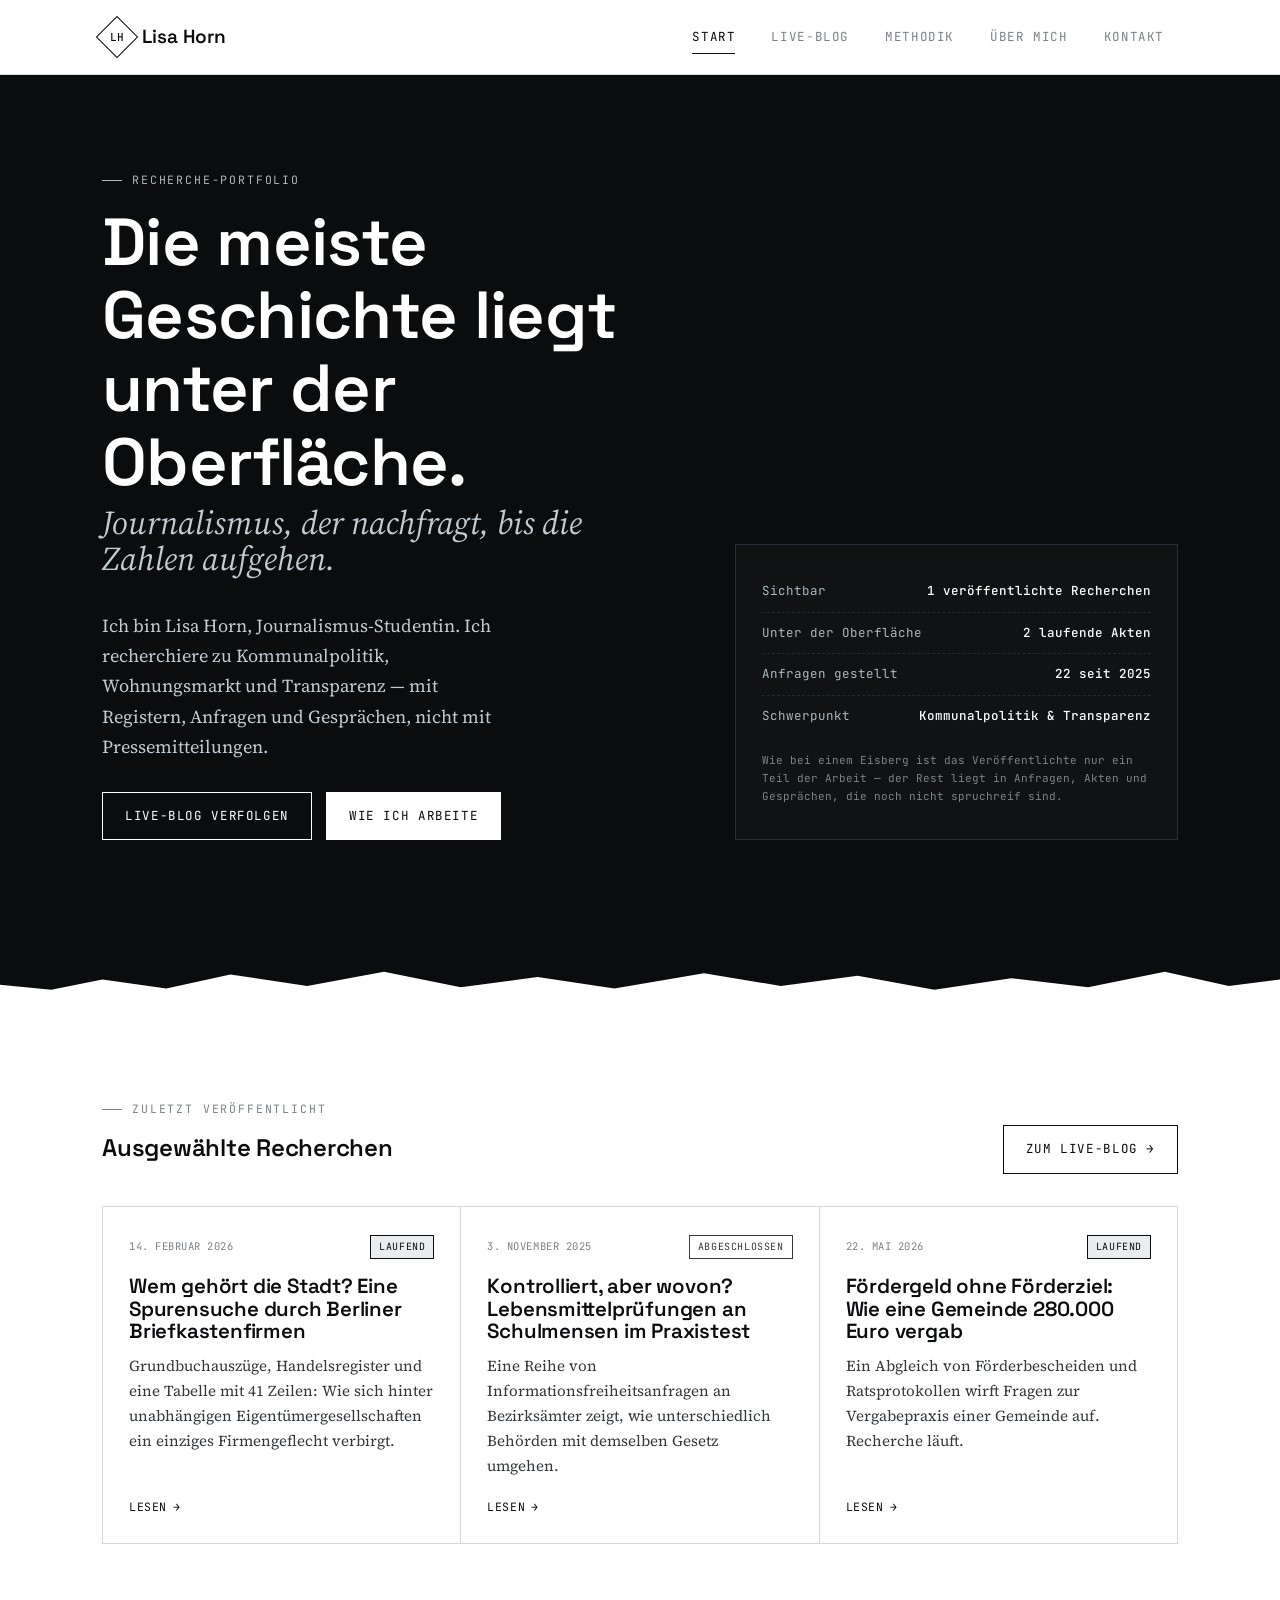
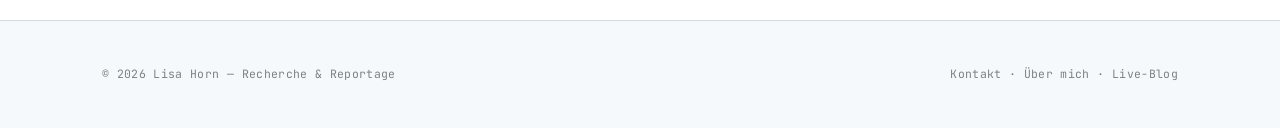
<file: index.html>
<!DOCTYPE html>
<html lang="de">
<head>
<meta charset="UTF-8">
<meta name="viewport" content="width=device-width, initial-scale=1.0">
<title>Lisa Horn — Recherche &amp; Reportage</title>
<meta name="description" content="Investigative Recherchen und Reportagen von Lisa Horn, Journalismus-Studentin.">
<link rel="preconnect" href="https://fonts.googleapis.com">
<link rel="preconnect" href="https://fonts.gstatic.com" crossorigin>
<link href="https://fonts.googleapis.com/css2?family=Space+Grotesk:wght@400;500;600;700&family=Source+Serif+4:opsz,wght@8..60,400;8..60,500;8..60,600;8..60,700&family=JetBrains+Mono:wght@400;500&display=swap" rel="stylesheet">
<link rel="stylesheet" href="css/style.css">
</head>
<body>

<header class="site-header">
  <div class="wrap">
    <a class="brand" href="index.html">
      <span class="brand-mark"><span>LH</span></span>
      <span class="brand-name">Lisa Horn</span>
    </a>
    <button class="nav-toggle" aria-label="Menü öffnen" aria-expanded="false">Menü</button>
    <nav class="primary-nav">
      <a href="index.html" aria-current="page">Start</a>
      <a href="live-blog.html">Live-Blog</a>
      <a href="methodik.html">Methodik</a>
      <a href="ueber-mich.html">Über mich</a>
      <a href="kontakt.html">Kontakt</a>
    </nav>
  </div>
</header>

<section class="hero">
  <div class="wrap">
    <div class="hero-grid">
      <div>
        <p class="eyebrow on-dark">Recherche-Portfolio</p>
        <h1>Die meiste Geschichte liegt unter der Oberfläche.<span class="thin">Journalismus, der nachfragt, bis die Zahlen aufgehen.</span></h1>
        <p class="hero-lede">Ich bin Lisa Horn, Journalismus-Studentin. Ich recherchiere zu Kommunalpolitik, Wohnungsmarkt und Transparenz — mit Registern, Anfragen und Gesprächen, nicht mit Pressemitteilungen.</p>
        <div class="hero-actions">
          <a class="btn btn-on-dark" href="live-blog.html">Live-Blog verfolgen</a>
          <a class="btn btn-solid" href="methodik.html">Wie ich arbeite</a>
        </div>
      </div>
      <aside class="iceberg-card">
        <div class="row"><span>Sichtbar</span><b id="stat-published">— veröffentlichte Recherchen</b></div>
        <div class="row"><span>Unter der Oberfläche</span><b id="stat-ongoing">— laufende Akten</b></div>
        <div class="row"><span>Anfragen gestellt</span><b>22 seit 2025</b></div>
        <div class="row"><span>Schwerpunkt</span><b>Kommunalpolitik &amp; Transparenz</b></div>
        <p class="waterline-note">Wie bei einem Eisberg ist das Veröffentlichte nur ein Teil der Arbeit — der Rest liegt in Anfragen, Akten und Gesprächen, die noch nicht spruchreif sind.</p>
      </aside>
    </div>
  </div>
  <div class="fracture" aria-hidden="true"></div>
</section>

<section>
  <div class="wrap">
    <div class="home-teaser-head">
      <div>
        <p class="eyebrow">Zuletzt veröffentlicht</p>
        <h2>Ausgewählte Recherchen</h2>
      </div>
      <a class="btn btn-dark" href="live-blog.html">Zum Live-Blog &rarr;</a>
    </div>
    <div class="case-grid" id="featured-cases">
      <!-- wird aus data/articles.json geladen -->
    </div>
  </div>
</section>

<footer class="site-footer">
  <div class="wrap">
    <span>&copy; 2026 Lisa Horn — Recherche &amp; Reportage</span>
    <span><a href="kontakt.html">Kontakt</a> · <a href="ueber-mich.html">Über mich</a> · <a href="live-blog.html">Live-Blog</a></span>
  </div>
</footer>

<script src="js/main.js"></script>

<!--
  Netlify Identity: fängt Einladungs- und Bestätigungslinks ab, die auf
  die Startseite verweisen (Standardverhalten von Netlify), und öffnet
  dann das Passwort-setzen-Fenster. Danach Weiterleitung ins CMS.
  Nicht entfernen, sonst funktionieren Einladungslinks nicht mehr.
-->
<script src="https://identity.netlify.com/v1/netlify-identity-widget.js"></script>
<script>
  if (window.netlifyIdentity) {
    window.netlifyIdentity.on("init", user => {
      if (!user) {
        window.netlifyIdentity.on("login", () => {
          document.location.href = "/admin/";
        });
      }
    });
  }
</script>
</body>
</html>
</file>
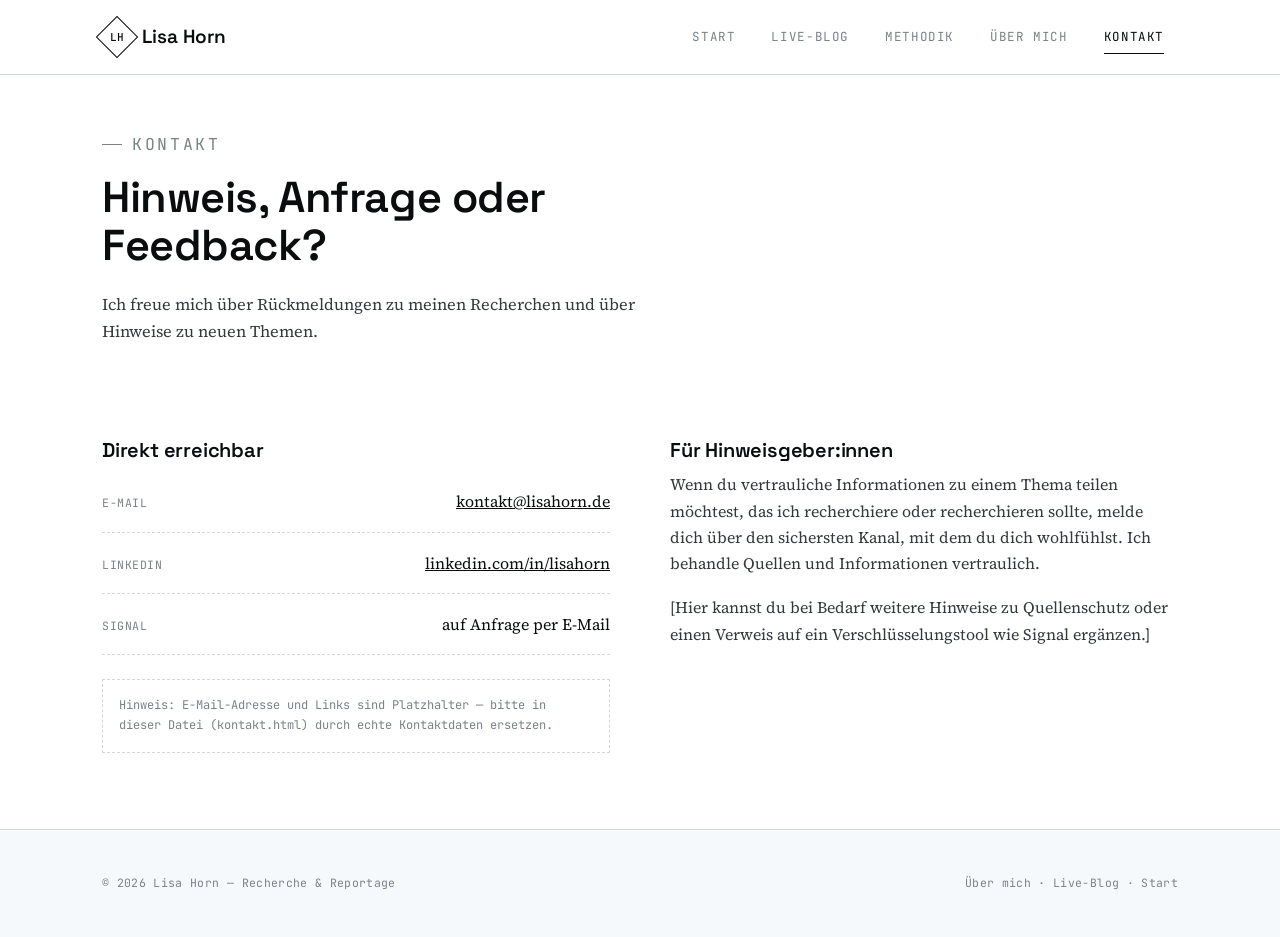
<file: kontakt.html>
<!DOCTYPE html>
<html lang="de">
<head>
<meta charset="UTF-8">
<meta name="viewport" content="width=device-width, initial-scale=1.0">
<title>Kontakt — Lisa Horn</title>
<meta name="description" content="Kontakt zu Lisa Horn für Hinweise, Anfragen und Zusammenarbeit.">
<link rel="preconnect" href="https://fonts.googleapis.com">
<link rel="preconnect" href="https://fonts.gstatic.com" crossorigin>
<link href="https://fonts.googleapis.com/css2?family=Space+Grotesk:wght@400;500;600;700&family=Source+Serif+4:opsz,wght@8..60,400;8..60,500;8..60,600;8..60,700&family=JetBrains+Mono:wght@400;500&display=swap" rel="stylesheet">
<link rel="stylesheet" href="css/style.css">
</head>
<body>

<header class="site-header">
  <div class="wrap">
    <a class="brand" href="index.html">
      <span class="brand-mark"><span>LH</span></span>
      <span class="brand-name">Lisa Horn</span>
    </a>
    <button class="nav-toggle" aria-label="Menü öffnen" aria-expanded="false">Menü</button>
    <nav class="primary-nav">
      <a href="index.html">Start</a>
      <a href="live-blog.html">Live-Blog</a>
      <a href="methodik.html">Methodik</a>
      <a href="ueber-mich.html">Über mich</a>
      <a href="kontakt.html" aria-current="page">Kontakt</a>
    </nav>
  </div>
</header>

<section class="page-header" style="padding-bottom:0;">
  <div class="wrap">
    <p class="eyebrow">Kontakt</p>
    <h1>Hinweis, Anfrage oder Feedback?</h1>
    <p>Ich freue mich über Rückmeldungen zu meinen Recherchen und über Hinweise zu neuen Themen.</p>
  </div>
</section>

<section>
  <div class="wrap contact-grid">
    <div>
      <h2 style="font-size:1.25rem;">Direkt erreichbar</h2>
      <ul class="contact-list">
        <li><span class="label">E-Mail</span><a href="mailto:kontakt@lisahorn.de">kontakt@lisahorn.de</a></li>
        <li><span class="label">LinkedIn</span><a href="#">linkedin.com/in/lisahorn</a></li>
        <li><span class="label">Signal</span><span>auf Anfrage per E-Mail</span></li>
      </ul>
      <div class="contact-note">Hinweis: E-Mail-Adresse und Links sind Platzhalter — bitte in dieser Datei (kontakt.html) durch echte Kontaktdaten ersetzen.</div>
    </div>
    <div>
      <h2 style="font-size:1.25rem;">Für Hinweisgeber:innen</h2>
      <p>Wenn du vertrauliche Informationen zu einem Thema teilen möchtest, das ich recherchiere oder recherchieren sollte, melde dich über den sichersten Kanal, mit dem du dich wohlfühlst. Ich behandle Quellen und Informationen vertraulich.</p>
      <p>[Hier kannst du bei Bedarf weitere Hinweise zu Quellenschutz oder einen Verweis auf ein Verschlüsselungstool wie Signal ergänzen.]</p>
    </div>
  </div>
</section>

<footer class="site-footer">
  <div class="wrap">
    <span>&copy; 2026 Lisa Horn — Recherche &amp; Reportage</span>
    <span><a href="ueber-mich.html">Über mich</a> · <a href="live-blog.html">Live-Blog</a> · <a href="index.html">Start</a></span>
  </div>
</footer>

<script src="js/main.js"></script>
</body>
</html>
</file>
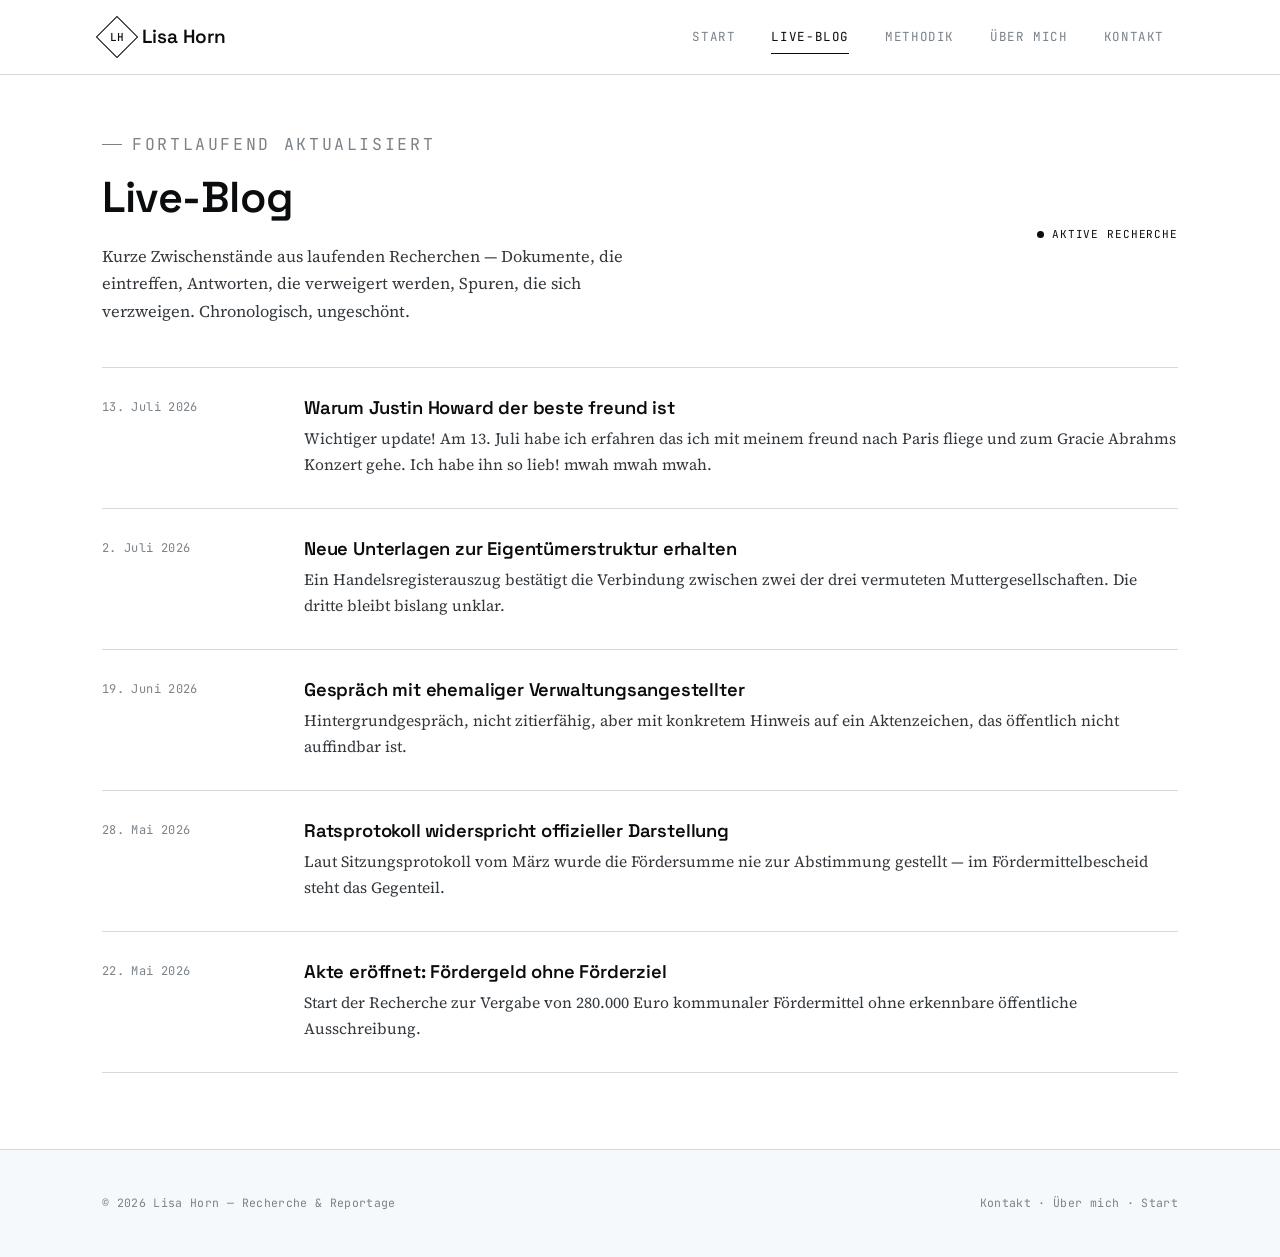
<file: live-blog.html>
<!DOCTYPE html>
<html lang="de">
<head>
<meta charset="UTF-8">
<meta name="viewport" content="width=device-width, initial-scale=1.0">
<title>Live-Blog — Lisa Horn</title>
<meta name="description" content="Laufende Zwischenstände aus aktuellen Recherchen von Lisa Horn.">
<link rel="preconnect" href="https://fonts.googleapis.com">
<link rel="preconnect" href="https://fonts.gstatic.com" crossorigin>
<link href="https://fonts.googleapis.com/css2?family=Space+Grotesk:wght@400;500;600;700&family=Source+Serif+4:opsz,wght@8..60,400;8..60,500;8..60,600;8..60,700&family=JetBrains+Mono:wght@400;500&display=swap" rel="stylesheet">
<link rel="stylesheet" href="css/style.css">
</head>
<body>

<header class="site-header">
  <div class="wrap">
    <a class="brand" href="index.html">
      <span class="brand-mark"><span>LH</span></span>
      <span class="brand-name">Lisa Horn</span>
    </a>
    <button class="nav-toggle" aria-label="Menü öffnen" aria-expanded="false">Menü</button>
    <nav class="primary-nav">
      <a href="index.html">Start</a>
      <a href="live-blog.html" aria-current="page">Live-Blog</a>
      <a href="methodik.html">Methodik</a>
      <a href="ueber-mich.html">Über mich</a>
      <a href="kontakt.html">Kontakt</a>
    </nav>
  </div>
</header>

<section class="page-header" style="padding-bottom:0;">
  <div class="wrap">
    <p class="eyebrow">Fortlaufend aktualisiert</p>
    <div style="display:flex;justify-content:space-between;align-items:flex-end;flex-wrap:wrap;gap:16px;">
      <h1>Live-Blog</h1>
      <span class="blog-live-dot">Aktive Recherche</span>
    </div>
    <p>Kurze Zwischenstände aus laufenden Recherchen — Dokumente, die eintreffen, Antworten, die verweigert werden, Spuren, die sich verzweigen. Chronologisch, ungeschönt.</p>
  </div>
</section>

<section style="padding-top:24px;">
  <div class="wrap">
    <div class="blog-feed" id="blog-feed">
      <!-- wird aus data/blog.json geladen -->
    </div>
  </div>
</section>

<footer class="site-footer">
  <div class="wrap">
    <span>&copy; 2026 Lisa Horn — Recherche &amp; Reportage</span>
    <span><a href="kontakt.html">Kontakt</a> · <a href="ueber-mich.html">Über mich</a> · <a href="index.html">Start</a></span>
  </div>
</footer>

<script src="js/main.js"></script>
</body>
</html>
</file>
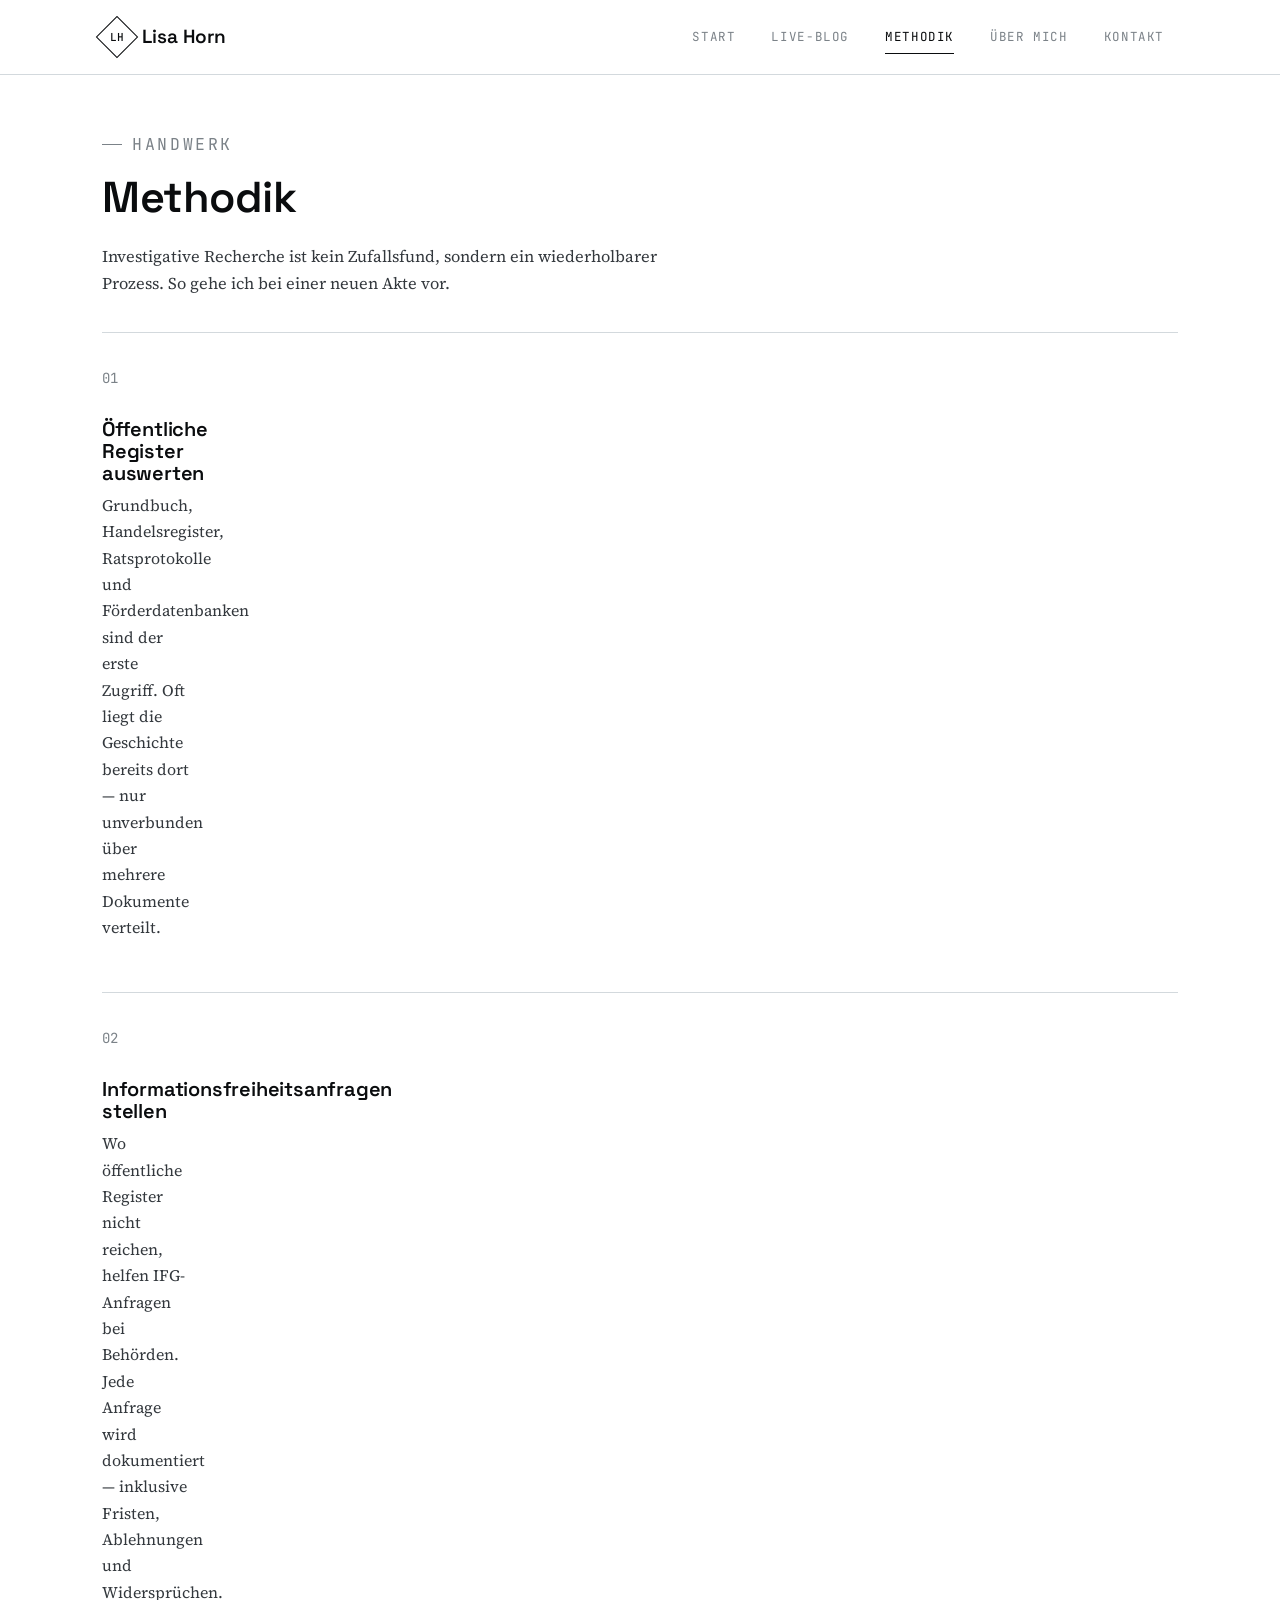
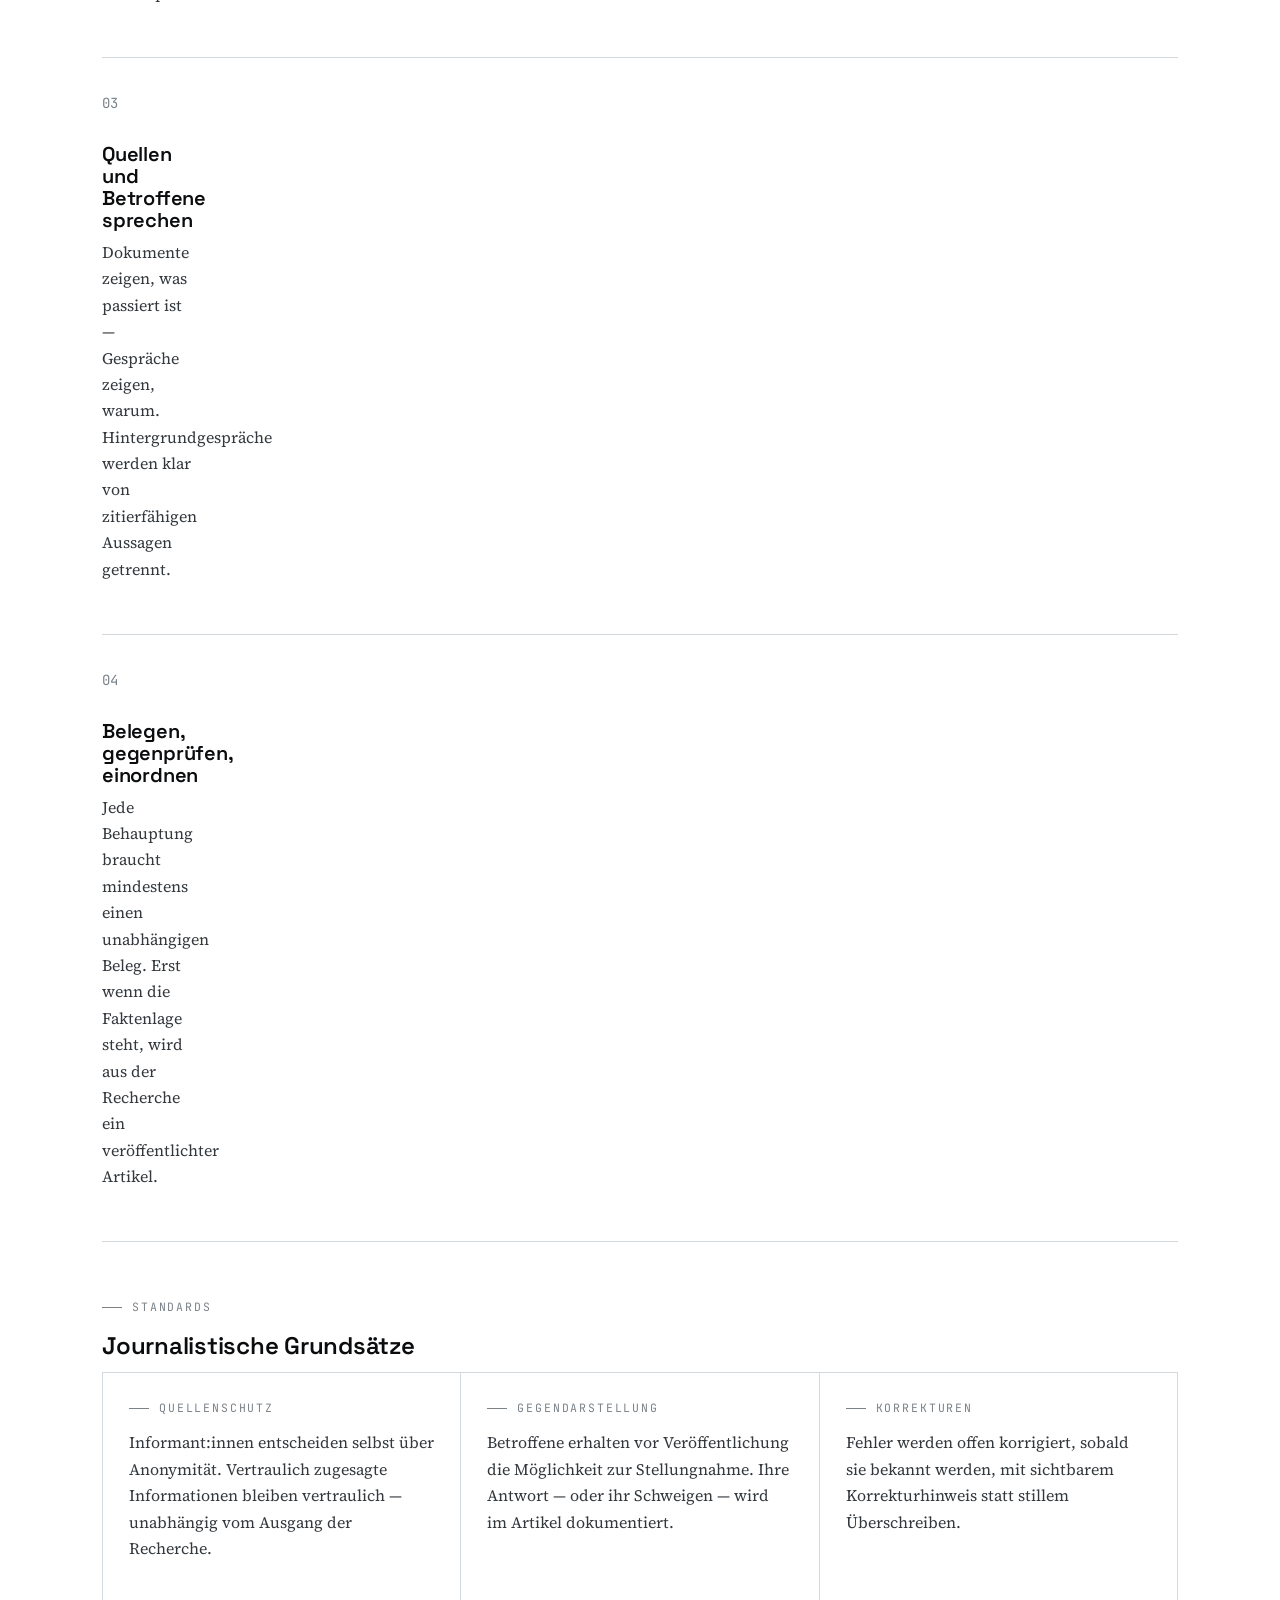
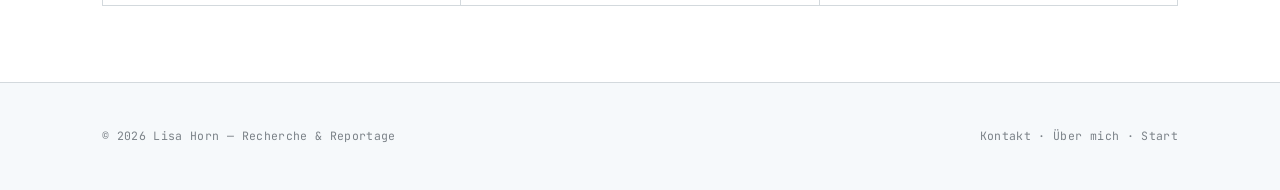
<file: methodik.html>
<!DOCTYPE html>
<html lang="de">
<head>
<meta charset="UTF-8">
<meta name="viewport" content="width=device-width, initial-scale=1.0">
<title>Methodik — Lisa Horn</title>
<meta name="description" content="Wie Lisa Horn investigativ recherchiert: Vorgehen und journalistische Standards.">
<link rel="preconnect" href="https://fonts.googleapis.com">
<link rel="preconnect" href="https://fonts.gstatic.com" crossorigin>
<link href="https://fonts.googleapis.com/css2?family=Space+Grotesk:wght@400;500;600;700&family=Source+Serif+4:opsz,wght@8..60,400;8..60,500;8..60,600;8..60,700&family=JetBrains+Mono:wght@400;500&display=swap" rel="stylesheet">
<link rel="stylesheet" href="css/style.css">
</head>
<body>

<header class="site-header">
  <div class="wrap">
    <a class="brand" href="index.html">
      <span class="brand-mark"><span>LH</span></span>
      <span class="brand-name">Lisa Horn</span>
    </a>
    <button class="nav-toggle" aria-label="Menü öffnen" aria-expanded="false">Menü</button>
    <nav class="primary-nav">
      <a href="index.html">Start</a>
      <a href="live-blog.html">Live-Blog</a>
      <a href="methodik.html" aria-current="page">Methodik</a>
      <a href="ueber-mich.html">Über mich</a>
      <a href="kontakt.html">Kontakt</a>
    </nav>
  </div>
</header>

<section class="page-header" style="padding-bottom:0;">
  <div class="wrap">
    <p class="eyebrow">Handwerk</p>
    <h1>Methodik</h1>
    <p>Investigative Recherche ist kein Zufallsfund, sondern ein wiederholbarer Prozess. So gehe ich bei einer neuen Akte vor.</p>
  </div>
</section>

<section style="padding-top:16px;">
  <div class="wrap">
    <div class="method-list">
      <div class="method-item">
        <div></div>
        <div><h3>Öffentliche Register auswerten</h3><p>Grundbuch, Handelsregister, Ratsprotokolle und Förderdatenbanken sind der erste Zugriff. Oft liegt die Geschichte bereits dort — nur unverbunden über mehrere Dokumente verteilt.</p></div>
      </div>
      <div class="method-item">
        <div></div>
        <div><h3>Informationsfreiheitsanfragen stellen</h3><p>Wo öffentliche Register nicht reichen, helfen IFG-Anfragen bei Behörden. Jede Anfrage wird dokumentiert — inklusive Fristen, Ablehnungen und Widersprüchen.</p></div>
      </div>
      <div class="method-item">
        <div></div>
        <div><h3>Quellen und Betroffene sprechen</h3><p>Dokumente zeigen, was passiert ist — Gespräche zeigen, warum. Hintergrundgespräche werden klar von zitierfähigen Aussagen getrennt.</p></div>
      </div>
      <div class="method-item">
        <div></div>
        <div><h3>Belegen, gegenprüfen, einordnen</h3><p>Jede Behauptung braucht mindestens einen unabhängigen Beleg. Erst wenn die Faktenlage steht, wird aus der Recherche ein veröffentlichter Artikel.</p></div>
      </div>
    </div>

    <div style="margin-top:56px;">
      <p class="eyebrow">Standards</p>
      <h2 style="font-size:1.5rem;">Journalistische Grundsätze</h2>
      <div class="principles">
        <div class="principle"><p class="eyebrow">Quellenschutz</p><p>Informant:innen entscheiden selbst über Anonymität. Vertraulich zugesagte Informationen bleiben vertraulich — unabhängig vom Ausgang der Recherche.</p></div>
        <div class="principle"><p class="eyebrow">Gegendarstellung</p><p>Betroffene erhalten vor Veröffentlichung die Möglichkeit zur Stellungnahme. Ihre Antwort — oder ihr Schweigen — wird im Artikel dokumentiert.</p></div>
        <div class="principle"><p class="eyebrow">Korrekturen</p><p>Fehler werden offen korrigiert, sobald sie bekannt werden, mit sichtbarem Korrekturhinweis statt stillem Überschreiben.</p></div>
      </div>
    </div>
  </div>
</section>

<footer class="site-footer">
  <div class="wrap">
    <span>&copy; 2026 Lisa Horn — Recherche &amp; Reportage</span>
    <span><a href="kontakt.html">Kontakt</a> · <a href="ueber-mich.html">Über mich</a> · <a href="index.html">Start</a></span>
  </div>
</footer>

<script src="js/main.js"></script>
</body>
</html>
</file>
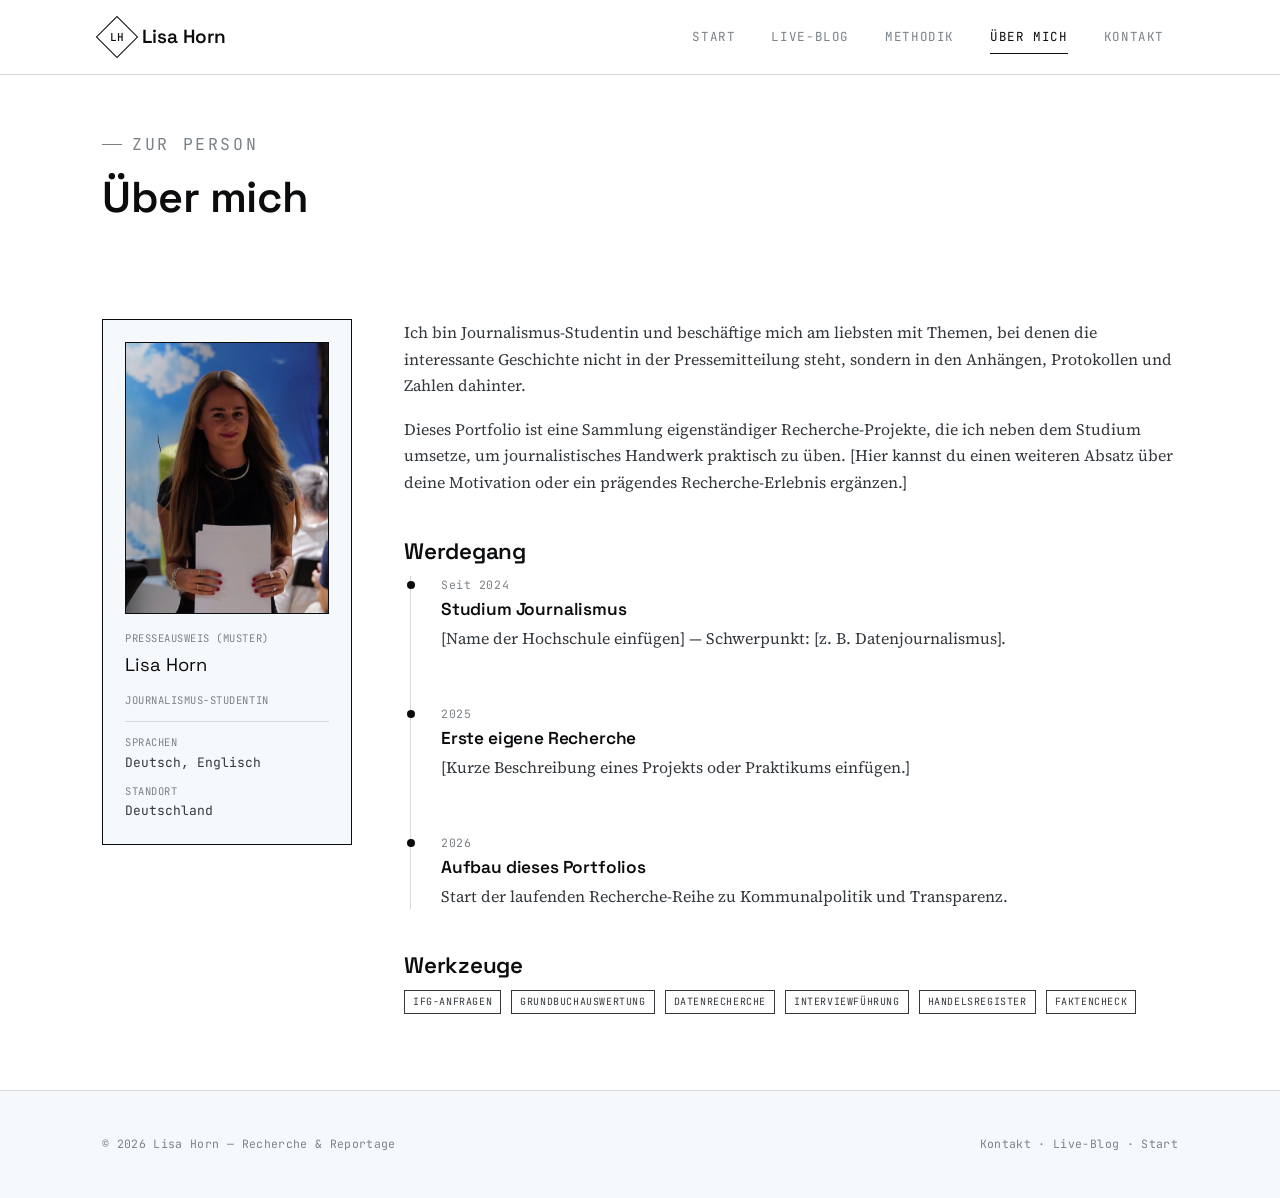
<file: ueber-mich.html>
<!DOCTYPE html>
<html lang="de">
<head>
<meta charset="UTF-8">
<meta name="viewport" content="width=device-width, initial-scale=1.0">
<title>Über mich — Lisa Horn</title>
<meta name="description" content="Über Lisa Horn — Journalismus-Studentin mit Fokus auf investigative Recherche.">
<link rel="preconnect" href="https://fonts.googleapis.com">
<link rel="preconnect" href="https://fonts.gstatic.com" crossorigin>
<link href="https://fonts.googleapis.com/css2?family=Space+Grotesk:wght@400;500;600;700&family=Source+Serif+4:opsz,wght@8..60,400;8..60,500;8..60,600;8..60,700&family=JetBrains+Mono:wght@400;500&display=swap" rel="stylesheet">
<link rel="stylesheet" href="css/style.css">
</head>
<body>

<header class="site-header">
  <div class="wrap">
    <a class="brand" href="index.html">
      <span class="brand-mark"><span>LH</span></span>
      <span class="brand-name">Lisa Horn</span>
    </a>
    <button class="nav-toggle" aria-label="Menü öffnen" aria-expanded="false">Menü</button>
    <nav class="primary-nav">
      <a href="index.html">Start</a>
      <a href="live-blog.html">Live-Blog</a>
      <a href="methodik.html">Methodik</a>
      <a href="ueber-mich.html" aria-current="page">Über mich</a>
      <a href="kontakt.html">Kontakt</a>
    </nav>
  </div>
</header>

<section class="page-header" style="padding-bottom:0;">
  <div class="wrap">
    <p class="eyebrow">Zur Person</p>
    <h1>Über mich</h1>
  </div>
</section>

<section>
  <div class="wrap about-grid">
    <aside class="press-badge">
      <!--
        SO ERSETZT DU DAS PLATZHALTERFOTO DURCH EIN ECHTES:
        1. Foto in den Ordner "images" legen, z.B. images/lisa.jpg
        2. Die Zeile mit class="photo-slot" unten löschen
        3. Stattdessen einfügen:
           <img class="portrait" src="images/lisa.jpg" alt="Porträtfoto von Lisa Horn">
      -->
      <img class="portrait" src="images/lisa.jpg" alt="Porträtfoto von Lisa Horn">
      <div class="badge-line">Presseausweis (Muster)</div>
      <div class="badge-name">Lisa Horn</div>
      <div class="badge-line">Journalismus-Studentin</div>
      <hr class="rule" style="margin:12px 0;">
      <div class="badge-line">Sprachen</div>
      <div style="margin-bottom:10px;font-size:13px;color:var(--charcoal);">Deutsch, Englisch</div>
      <div class="badge-line">Standort</div>
      <div style="font-size:13px;color:var(--charcoal);">Deutschland</div>
    </aside>

    <div>
      <p>Ich bin Journalismus-Studentin und beschäftige mich am liebsten mit Themen, bei denen die interessante Geschichte nicht in der Pressemitteilung steht, sondern in den Anhängen, Protokollen und Zahlen dahinter.</p>
      <p>Dieses Portfolio ist eine Sammlung eigenständiger Recherche-Projekte, die ich neben dem Studium umsetze, um journalistisches Handwerk praktisch zu üben. [Hier kannst du einen weiteren Absatz über deine Motivation oder ein prägendes Recherche-Erlebnis ergänzen.]</p>

      <h2 style="margin-top:2em;font-size:1.4rem;">Werdegang</h2>
      <div class="timeline">
        <div class="timeline-item">
          <div class="timeline-year">Seit 2024</div>
          <h4>Studium Journalismus</h4>
          <p>[Name der Hochschule einfügen] — Schwerpunkt: [z. B. Datenjournalismus].</p>
        </div>
        <div class="timeline-item">
          <div class="timeline-year">2025</div>
          <h4>Erste eigene Recherche</h4>
          <p>[Kurze Beschreibung eines Projekts oder Praktikums einfügen.]</p>
        </div>
        <div class="timeline-item">
          <div class="timeline-year">2026</div>
          <h4>Aufbau dieses Portfolios</h4>
          <p>Start der laufenden Recherche-Reihe zu Kommunalpolitik und Transparenz.</p>
        </div>
      </div>

      <h2 style="margin-top:2em;font-size:1.4rem;">Werkzeuge</h2>
      <div class="skills-list">
        <span class="tag">IFG-Anfragen</span>
        <span class="tag">Grundbuchauswertung</span>
        <span class="tag">Datenrecherche</span>
        <span class="tag">Interviewführung</span>
        <span class="tag">Handelsregister</span>
        <span class="tag">Faktencheck</span>
      </div>
    </div>
  </div>
</section>

<footer class="site-footer">
  <div class="wrap">
    <span>&copy; 2026 Lisa Horn — Recherche &amp; Reportage</span>
    <span><a href="kontakt.html">Kontakt</a> · <a href="live-blog.html">Live-Blog</a> · <a href="index.html">Start</a></span>
  </div>
</footer>

<script src="js/main.js"></script>
</body>
</html>
</file>
<file: css/style.css>
/* ===========================================================
   LISA HORN — RECHERCHE & REPORTAGE
   Design: "Unter der Oberfläche" — Eisberg-Konzept.
   Streng schwarz/weiß. Kalte geometrische Display-Schrift,
   warme Serifen-Fließschrift, Mono für Zeitstempel/Daten.
   =========================================================== */

:root{
  --white:#ffffff;
  --ice:#f6f9fb;
  --fog:#e9edf0;
  --line:#d3d9dd;
  --grey:#7b8288;
  --charcoal:#33383d;
  --black:#0a0c0e;
  --font-display:'Space Grotesk',sans-serif;
  --font-body:'Source Serif 4',Georgia,serif;
  --font-mono:'JetBrains Mono','Courier New',monospace;
}
*{box-sizing:border-box;}
html{scroll-behavior:smooth;}
@media (prefers-reduced-motion: reduce){
  html{scroll-behavior:auto;}
  *,*::before,*::after{animation-duration:.01ms!important;transition-duration:.01ms!important;}
}
body{
  margin:0;
  background:var(--white);
  color:var(--black);
  font-family:var(--font-body);
  line-height:1.65;
  -webkit-font-smoothing:antialiased;
}
img{max-width:100%;display:block;}
a{color:inherit;}
p{color:var(--charcoal);margin:0 0 1.1em;}
h1,h2,h3,h4{
  font-family:var(--font-display);
  font-weight:600;
  line-height:1.1;
  letter-spacing:-0.01em;
  margin:0 0 .5em;
}
.wrap{max-width:1140px;margin:0 auto;padding:0 32px;}
:focus-visible{outline:2px solid var(--black);outline-offset:3px;}

.eyebrow{
  font-family:var(--font-mono);
  font-size:11.5px;
  letter-spacing:.16em;
  text-transform:uppercase;
  color:var(--grey);
  display:flex;align-items:center;gap:10px;
  margin-bottom:16px;
}
.eyebrow::before{content:"";width:20px;height:1px;background:var(--grey);}
.eyebrow.on-dark{color:#aeb8bd;}
.eyebrow.on-dark::before{background:#aeb8bd;}

/* ---------- NAV ---------- */
header.site-header{
  position:sticky;top:0;z-index:50;
  background:rgba(255,255,255,.86);
  backdrop-filter:blur(10px);
  -webkit-backdrop-filter:blur(10px);
  border-bottom:1px solid var(--line);
}
header .wrap{display:flex;align-items:center;justify-content:space-between;height:74px;}
.brand{display:flex;align-items:center;gap:10px;text-decoration:none;}
.brand-mark{
  width:30px;height:30px;border:1.5px solid var(--black);
  display:flex;align-items:center;justify-content:center;
  font-family:var(--font-mono);font-size:11px;font-weight:500;
  transform:rotate(45deg);
}
.brand-mark span{transform:rotate(-45deg);display:block;}
.brand-name{font-family:var(--font-display);font-weight:600;font-size:19px;color:var(--black);}

nav.primary-nav{display:flex;align-items:center;gap:8px;}
nav.primary-nav a{
  font-family:var(--font-mono);
  font-size:12.5px;letter-spacing:.05em;text-transform:uppercase;
  text-decoration:none;
  color:var(--grey);padding:9px 14px;position:relative;
}
nav.primary-nav a:hover{color:var(--black);}
nav.primary-nav a[aria-current="page"]{color:var(--black);}
nav.primary-nav a[aria-current="page"]::after{
  content:"";position:absolute;left:14px;right:14px;bottom:2px;height:1.5px;background:var(--black);
}
.nav-toggle{display:none;background:none;border:1px solid var(--black);padding:7px 11px;font-family:var(--font-mono);font-size:11px;cursor:pointer;}
@media (max-width:880px){
  nav.primary-nav{position:absolute;top:74px;left:0;right:0;background:var(--white);border-bottom:1px solid var(--line);flex-direction:column;align-items:stretch;padding:6px 32px 18px;display:none;}
  nav.primary-nav.open{display:flex;}
  nav.primary-nav a{padding:13px 0;border-bottom:1px dashed var(--line);}
  nav.primary-nav a[aria-current="page"]::after{display:none;}
  .nav-toggle{display:block;}
}

/* ---------- HERO (below the waterline) ---------- */
.hero{position:relative;background:var(--black);color:var(--white);padding:96px 0 0;overflow:hidden;}
.hero-grid{display:grid;grid-template-columns:1.3fr 1fr;gap:56px;align-items:end;padding-bottom:120px;position:relative;z-index:2;}
.hero h1{font-size:clamp(2.6rem,5.2vw,4.3rem);color:var(--white);max-width:14ch;}
.hero h1 .thin{font-family:var(--font-body);font-weight:400;font-style:italic;display:block;font-size:.5em;letter-spacing:0;color:#c3cad0;margin-top:6px;}
.hero-lede{font-size:1.14rem;color:#c3cad0;max-width:46ch;}
.hero-actions{display:flex;gap:14px;flex-wrap:wrap;margin-top:30px;}

.iceberg-card{border:1px solid #2b2f33;background:#101214;padding:26px 26px 22px;font-family:var(--font-mono);font-size:12.5px;color:#aeb8bd;}
.iceberg-card .row{display:flex;justify-content:space-between;padding:10px 0;border-bottom:1px dashed #24282c;}
.iceberg-card .row:last-of-type{border-bottom:none;}
.iceberg-card .row b{color:var(--white);font-weight:500;}
.waterline-note{margin-top:16px;font-size:11px;color:#7d8489;line-height:1.6;}

.fracture{
  position:relative;height:64px;background:var(--white);
  clip-path: polygon(0 100%,0 38%,4% 46%,8% 30%,13% 44%,18% 22%,24% 40%,30% 18%,36% 42%,42% 26%,48% 44%,55% 20%,61% 40%,67% 24%,73% 46%,79% 28%,85% 42%,91% 18%,96% 40%,100% 30%,100% 100%);
}

/* small variant used on interior page headers (no big hero, just a header bar) */
.page-header{padding:56px 0 24px;}
.page-header h1{font-size:clamp(2rem,4vw,2.7rem);max-width:22ch;}
.page-header p{max-width:62ch;font-size:1.03rem;}

/* ---------- SECTIONS ---------- */
section{padding:76px 0;}
.section-head{display:flex;justify-content:space-between;align-items:flex-end;gap:24px;flex-wrap:wrap;margin-bottom:40px;}
.section-head h2{font-size:clamp(1.7rem,3vw,2.3rem);}
hr.rule{border:none;border-top:1px solid var(--line);margin:0;}

.btn{
  display:inline-flex;align-items:center;gap:8px;
  font-family:var(--font-mono);font-size:12.5px;letter-spacing:.05em;text-transform:uppercase;
  padding:13px 22px;text-decoration:none;border:1px solid currentColor;cursor:pointer;background:none;
  transition:background .15s ease,color .15s ease;
}
.btn-on-dark{color:var(--white);}
.btn-on-dark:hover{background:var(--white);color:var(--black);}
.btn-solid{background:var(--white);color:var(--black);border-color:var(--white);}
.btn-solid:hover{background:#d9dde0;}
.btn-dark{color:var(--black);}
.btn-dark:hover{background:var(--black);color:var(--white);}

/* ---------- CASE / ARTICLE CARDS ---------- */
.case-grid{display:grid;grid-template-columns:repeat(auto-fill,minmax(300px,1fr));gap:1px;background:var(--line);border:1px solid var(--line);}
.case-card{background:var(--white);padding:28px 26px 26px;display:flex;flex-direction:column;text-decoration:none;color:var(--black);transition:background .15s ease;}
.case-card:hover{background:var(--ice);}
.case-meta{display:flex;justify-content:space-between;align-items:center;font-family:var(--font-mono);font-size:10.5px;color:var(--grey);letter-spacing:.05em;text-transform:uppercase;margin-bottom:16px;}
.tag{font-family:var(--font-mono);font-size:10px;letter-spacing:.06em;text-transform:uppercase;padding:3px 8px;border:1px solid var(--charcoal);color:var(--charcoal);}
.tag.status-live{border-color:var(--black);color:var(--black);background:var(--fog);}
.case-card h3{font-size:1.28rem;margin-bottom:10px;}
.case-card p{font-size:.95rem;margin-bottom:20px;flex-grow:1;}
.case-more{font-family:var(--font-mono);font-size:11.5px;text-transform:uppercase;letter-spacing:.05em;display:inline-flex;align-items:center;gap:6px;}
.case-card:hover .case-more .arrow{transform:translateX(4px);}
.case-more .arrow{display:inline-block;transition:transform .15s ease;}

/* ---------- LIVE BLOG ---------- */
.blog-feed{border-top:1px solid var(--line);}
.blog-entry{display:grid;grid-template-columns:170px 1fr;gap:32px;padding:30px 0;border-bottom:1px solid var(--line);}
.blog-entry time{font-family:var(--font-mono);font-size:12px;color:var(--grey);letter-spacing:.03em;}
.blog-entry h3{font-size:1.15rem;margin-bottom:8px;}
.blog-entry p{font-size:.98rem;margin-bottom:0;}
.blog-live-dot{display:inline-flex;align-items:center;gap:8px;font-family:var(--font-mono);font-size:11px;text-transform:uppercase;letter-spacing:.08em;color:var(--black);}
.blog-live-dot::before{content:"";width:7px;height:7px;border-radius:50%;background:var(--black);animation:pulse 1.8s infinite;}
@keyframes pulse{0%,100%{opacity:1;}50%{opacity:.25;}}
@media (max-width:640px){.blog-entry{grid-template-columns:1fr;gap:8px;}}

/* ---------- METHODOLOGY ---------- */
.method-list{counter-reset:step;border-top:1px solid var(--line);}
.method-item{counter-increment:step;display:grid;grid-template-columns:90px 1fr;gap:28px;padding:34px 0;border-bottom:1px solid var(--line);}
.method-item::before{content:counter(step,decimal-leading-zero);font-family:var(--font-mono);font-size:14px;color:var(--grey);}
.method-item h3{font-size:1.25rem;margin-bottom:8px;}
@media (max-width:640px){.method-item{grid-template-columns:1fr;gap:8px;}}

.principles{display:grid;grid-template-columns:repeat(3,1fr);gap:1px;background:var(--line);border:1px solid var(--line);margin-top:8px;}
.principle{background:var(--white);padding:26px;}
.principle .eyebrow{margin-bottom:12px;}
@media (max-width:760px){.principles{grid-template-columns:1fr;}}

/* ---------- ABOUT ---------- */
.about-grid{display:grid;grid-template-columns:250px 1fr;gap:52px;align-items:start;}
.press-badge{border:1px solid var(--black);background:var(--ice);padding:22px;font-family:var(--font-mono);}
.press-badge img.portrait{width:100%;aspect-ratio:3/4;object-fit:cover;border:1px solid var(--black);margin-bottom:16px;}
.photo-slot{
  aspect-ratio:3/4;border:1px dashed var(--grey);
  background:repeating-linear-gradient(135deg,var(--fog) 0 10px,var(--ice) 10px 20px);
  display:flex;align-items:center;justify-content:center;text-align:center;
  font-size:11px;color:var(--grey);padding:14px;margin-bottom:16px;
}
.badge-line{font-size:10.5px;color:var(--grey);text-transform:uppercase;letter-spacing:.05em;}
.badge-name{font-family:var(--font-display);font-size:1.15rem;color:var(--black);margin:2px 0 12px;}
.timeline{border-left:1px solid var(--line);margin-left:6px;padding-left:30px;}
.timeline-item{position:relative;padding-bottom:36px;}
.timeline-item:last-child{padding-bottom:0;}
.timeline-item::before{content:"";position:absolute;left:-34px;top:5px;width:8px;height:8px;background:var(--black);border-radius:50%;}
.timeline-year{font-family:var(--font-mono);font-size:11.5px;color:var(--grey);letter-spacing:.05em;}
.timeline-item h4{margin:5px 0 6px;font-size:1.08rem;}
.skills-list{display:flex;flex-wrap:wrap;gap:10px;margin-top:10px;}

/* ---------- CONTACT ---------- */
.contact-grid{display:grid;grid-template-columns:1fr 1fr;gap:60px;}
.contact-list{list-style:none;margin:0;padding:0;}
.contact-list li{border-bottom:1px dashed var(--line);padding:17px 0;display:flex;justify-content:space-between;gap:16px;align-items:baseline;}
.contact-list .label{font-family:var(--font-mono);font-size:11.5px;text-transform:uppercase;color:var(--grey);letter-spacing:.05em;}
.contact-note{font-family:var(--font-mono);font-size:12px;color:var(--grey);border:1px dashed var(--line);padding:16px;margin-top:24px;}
@media (max-width:760px){.contact-grid,.about-grid{grid-template-columns:1fr;}.press-badge{max-width:260px;}}

/* ---------- ARTICLE DETAIL (used by artikel-detail.html) ---------- */
.article-header{padding:56px 0 40px;border-bottom:1px solid var(--line);}
.article-header h1{font-size:clamp(2rem,4.5vw,3rem);max-width:22ch;}
.article-dek{font-size:1.1rem;color:var(--charcoal);max-width:62ch;}
.article-meta-row{display:flex;flex-wrap:wrap;gap:20px;font-family:var(--font-mono);font-size:12px;color:var(--grey);text-transform:uppercase;letter-spacing:.04em;margin-top:24px;padding-top:20px;border-top:1px dashed var(--line);}
.article-body{max-width:68ch;margin:0 auto;padding:56px 28px;font-size:1.06rem;}
.article-body p{color:var(--black);margin-bottom:1.3em;}
.article-body h2{font-size:1.4rem;margin-top:1.8em;}
.article-body blockquote{margin:2em 0;padding:4px 0 4px 24px;border-left:3px solid var(--black);font-family:var(--font-body);font-size:1.15rem;font-style:italic;color:var(--charcoal);}
.article-not-found{padding:100px 28px;text-align:center;}

/* ---------- FOOTER ---------- */
footer.site-footer{border-top:1px solid var(--line);padding:44px 0;background:var(--ice);}
footer .wrap{display:flex;justify-content:space-between;flex-wrap:wrap;gap:16px;font-family:var(--font-mono);font-size:11.5px;color:var(--grey);letter-spacing:.03em;}
footer a{text-decoration:none;}
footer a:hover{color:var(--black);}

.home-teaser-head{display:flex;justify-content:space-between;align-items:flex-end;gap:20px;flex-wrap:wrap;margin-bottom:32px;}

.empty-state{padding:60px 20px;text-align:center;border:1px dashed var(--line);font-family:var(--font-mono);font-size:13px;color:var(--grey);grid-column:1 / -1;}
</file>
